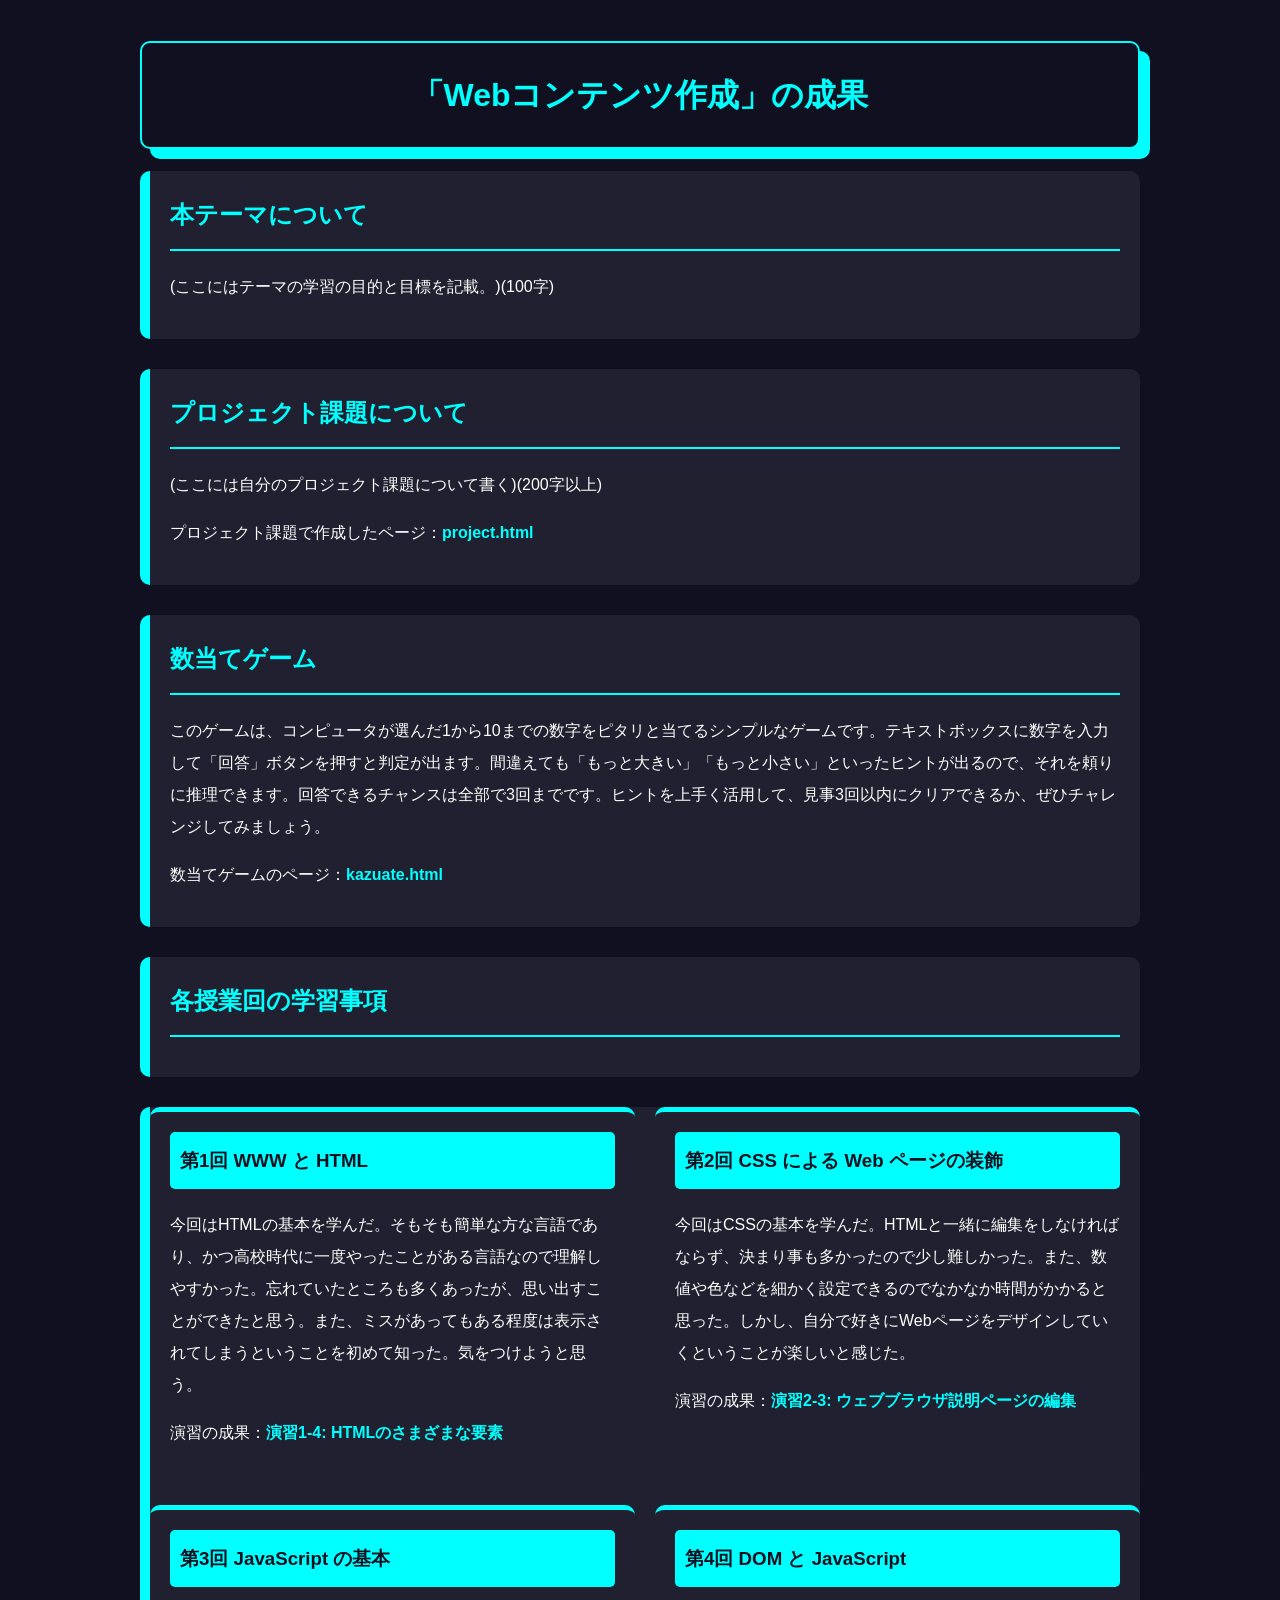
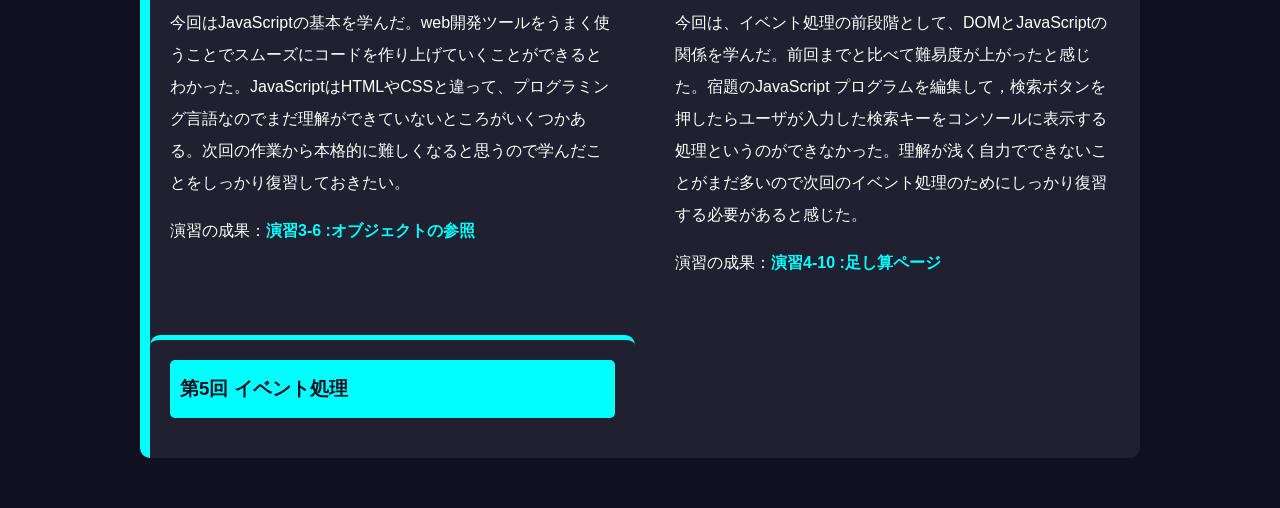
<file: index.html>
<!DOCTYPE html>
<html>
  <head>
    <meta charset="utf-8">
    <title>My test page</title>
    <link rel="stylesheet" href="index.css">
  </head>
  <body>
    <h1>「Webコンテンツ作成」の成果</h1>

    <div>
    <h2>本テーマについて</h2>
    <p>
      (ここにはテーマの学習の目的と目標を記載。)(100字)
    </p>
    </div>

    <div>
    <h2>プロジェクト課題について</h2>
    <p>
      (ここには自分のプロジェクト課題について書く)(200字以上)
    </p>
    <p>プロジェクト課題で作成したページ：<a href="project.html" target="_blank">project.html</a></p>
    </div>

    <div>
    <h2>数当てゲーム</h2>
    <p>
    このゲームは、コンピュータが選んだ1から10までの数字をピタリと当てるシンプルなゲームです。テキストボックスに数字を入力して「回答」ボタンを押すと判定が出ます。間違えても「もっと大きい」「もっと小さい」といったヒントが出るので、それを頼りに推理できます。回答できるチャンスは全部で3回までです。ヒントを上手く活用して、見事3回以内にクリアできるか、ぜひチャレンジしてみましょう。
    </p>
    <p>数当てゲームのページ：<a href="kazuate.html" target="_blank">kazuate.html</a></p>
    </div>

    <div>
    <h2>各授業回の学習事項</h2>
    </div>

    <div id="gakushu">

    <div>
    <h3>第1回 WWW と HTML</h3>
    <p>
      今回はHTMLの基本を学んだ。そもそも簡単な方な言語であり、かつ高校時代に一度やったことがある言語なので理解しやすかった。忘れていたところも多くあったが、思い出すことができたと思う。また、ミスがあってもある程度は表示されてしまうということを初めて知った。気をつけようと思う。
    </p>
    <p>演習の成果：<a href="practice-html/elements.html" target="_blank">演習1-4: HTMLのさまざまな要素</a></p>
    </div>

    <div>
    <h3>第2回 CSS による Web ページの装飾</h3>
    <p>
      今回はCSSの基本を学んだ。HTMLと一緒に編集をしなければならず、決まり事も多かったので少し難しかった。また、数値や色などを細かく設定できるのでなかなか時間がかかると思った。しかし、自分で好きにWebページをデザインしていくということが楽しいと感じた。
    </p>
    <p>演習の成果：<a href="practice-css/browser-intro.html" target="_blank">演習2-3: ウェブブラウザ説明ページの編集</a></p>
    </div>

    <div>
    <h3>第3回 JavaScript の基本</h3>
    <p>
      今回はJavaScriptの基本を学んだ。web開発ツールをうまく使うことでスムーズにコードを作り上げていくことができるとわかった。JavaScriptはHTMLやCSSと違って、プログラミング言語なのでまだ理解ができていないところがいくつかある。次回の作業から本格的に難しくなると思うので学んだことをしっかり復習しておきたい。
    </p>
    <p>演習の成果：<a href="practice-js/obj-practice.html" target="_blank">演習3-6 :オブジェクトの参照</a></p>
    </div>

    <div>
    <h3>第4回 DOM と JavaScript</h3>
    <p>
      今回は、イベント処理の前段階として、DOMとJavaScriptの関係を学んだ。前回までと比べて難易度が上がったと感じた。宿題のJavaScript プログラムを編集して，検索ボタンを押したらユーザが入力した検索キーをコンソールに表示する処理というのができなかった。理解が浅く自力でできないことがまだ多いので次回のイベント処理のためにしっかり復習する必要があると感じた。
    </p>
    <p>演習の成果：<a href="practice-eventdom/tashizan.html" target="_blank">演習4-10 :足し算ページ</a></p>
    </div>

    <div>
    <h3>第5回 イベント処理</h3>
    </div>
  </div>
  </body>
</html>
</file>
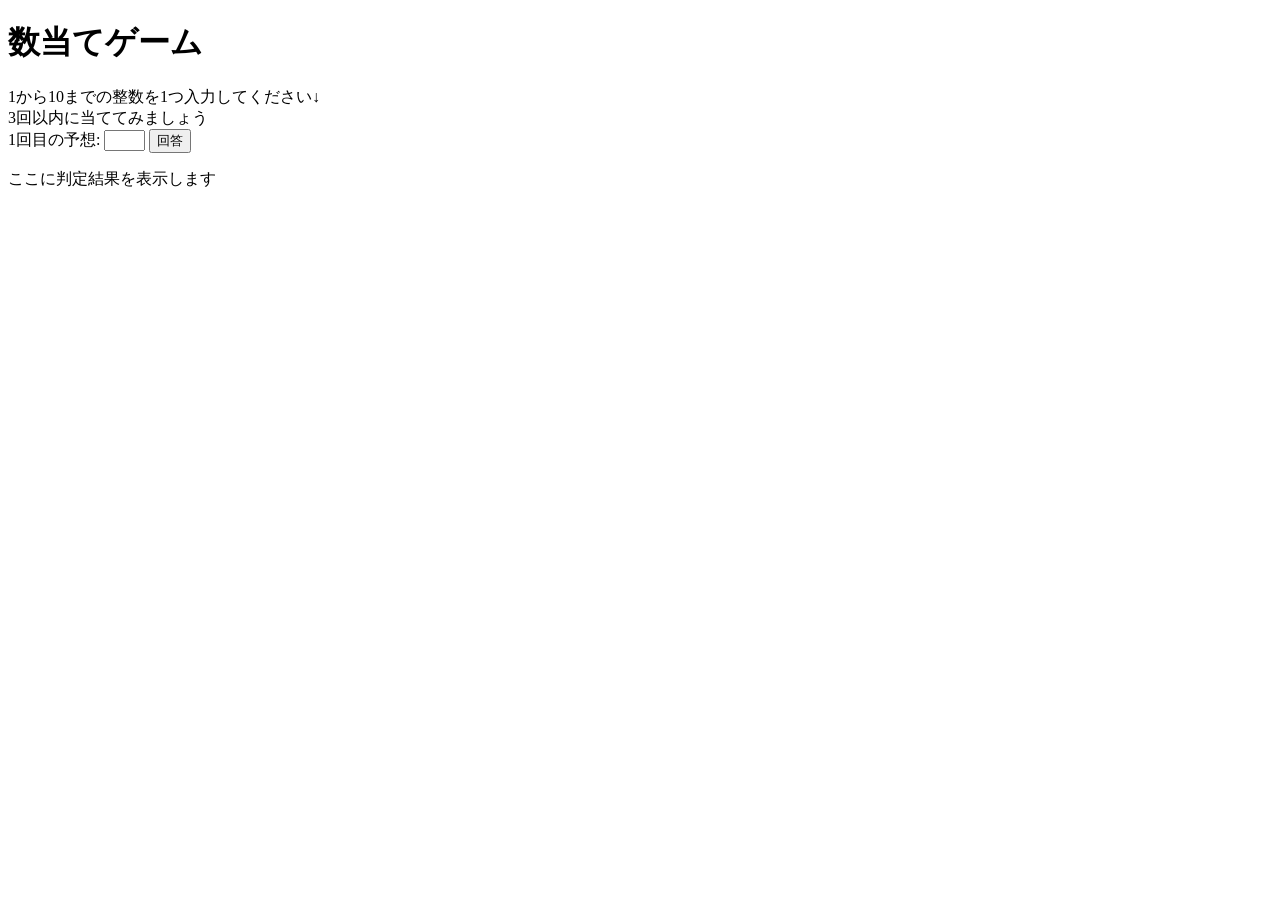
<file: kazuate.html>
<!-- 課題4-1: 数当てゲーム -->

<!DOCTYPE html>
<html>
  <head>
    <meta charset="utf-8">
    <title>数当てゲーム</title>
    <script src="kazuate.js" defer></script>
  </head>

  <body>
    <h1>数当てゲーム</h1>
    <p>
        <div>1から10までの整数を1つ入力してください↓</div>
        <div>3回以内に当ててみましょう</div>
        <span id="kaisu">1</span>回目の予想: 
        <!-- ここにテキストボックスとボタンを設置 -->
         <input type = "text" id = "guess" size = "3">
         <button id="btn">回答</button>
    </p>
    <p id="result">ここに判定結果を表示します</p>
  </body>
</html>
</file>
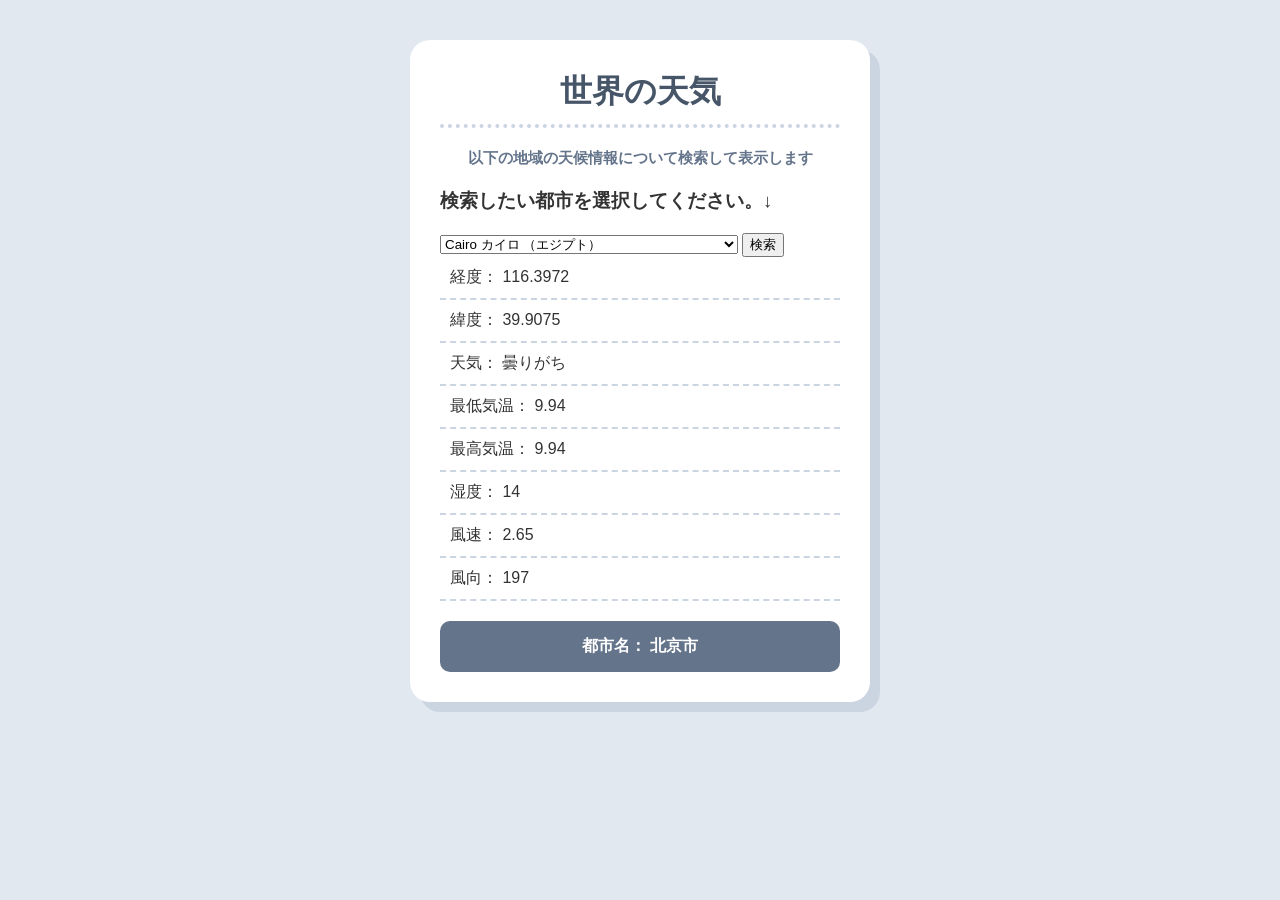
<file: project.html>
<!-- 課題1-4: プロジェクト課題の検索結果を表示する HTML をここに記述してください．-->
<!DOCTYPE html>
<html>
  <head>
    <meta charset="utf-8">
    <title>My test page</title>
      <link rel="stylesheet" href="project.css">
      <script src ="weather.js"></script>
  </head>
  <body>
    <div class="weather">
    <h1>世界の天気</h1>
    <h2>以下の地域の天候情報について検索して表示します</h2>
    <h3>検索したい都市を選択してください。↓</h3>
    <select id = "city">
      <option value="360630">Cairo カイロ （エジプト）</option>
      <option value="524901">Moscow モスクワ （ロシア）</option>
      <option value="993800">Johannesburg ヨハネスブルク （南アフリカ）</option>
      <option value="1816670">Beijing 北京 （中華人民共和国）</option>
      <option value="1850147">Tokyo 東京 （日本）</option>
      <option value="1880252">Singapore シンガポール</option>
      <option value="2147714">Sydney シドニー （オーストラリア）</option>
      <option value="2643743">London ロンドン （イギリス）</option>
      <option value="2968815">Paris パリ （フランス）</option>
      <option value="3451189">Rio de Janeiro リオデジャネイロ （ブラジル）</option>
      <option value="5128581">New York ニューヨーク （アメリカ合衆国）</option>
      <option value="5368361">Los Angeles ロサンゼルス （アメリカ合衆国）</option>
    </select>
    <button id = "search">検索</button>

      <ul class="data">
          <li>経度： 116.3972</li>
          <li>緯度： 39.9075</li>
          <li>天気： 曇りがち</li>
          <li>最低気温： 9.94</li>
          <li>最高気温： 9.94</li>
          <li>湿度： 14</li>
          <li>風速： 2.65</li>
          <li>風向： 197</li>
          <li class="name">都市名： 北京市</li>
      </ul>
    </div>
  </body>
</html>
</file>
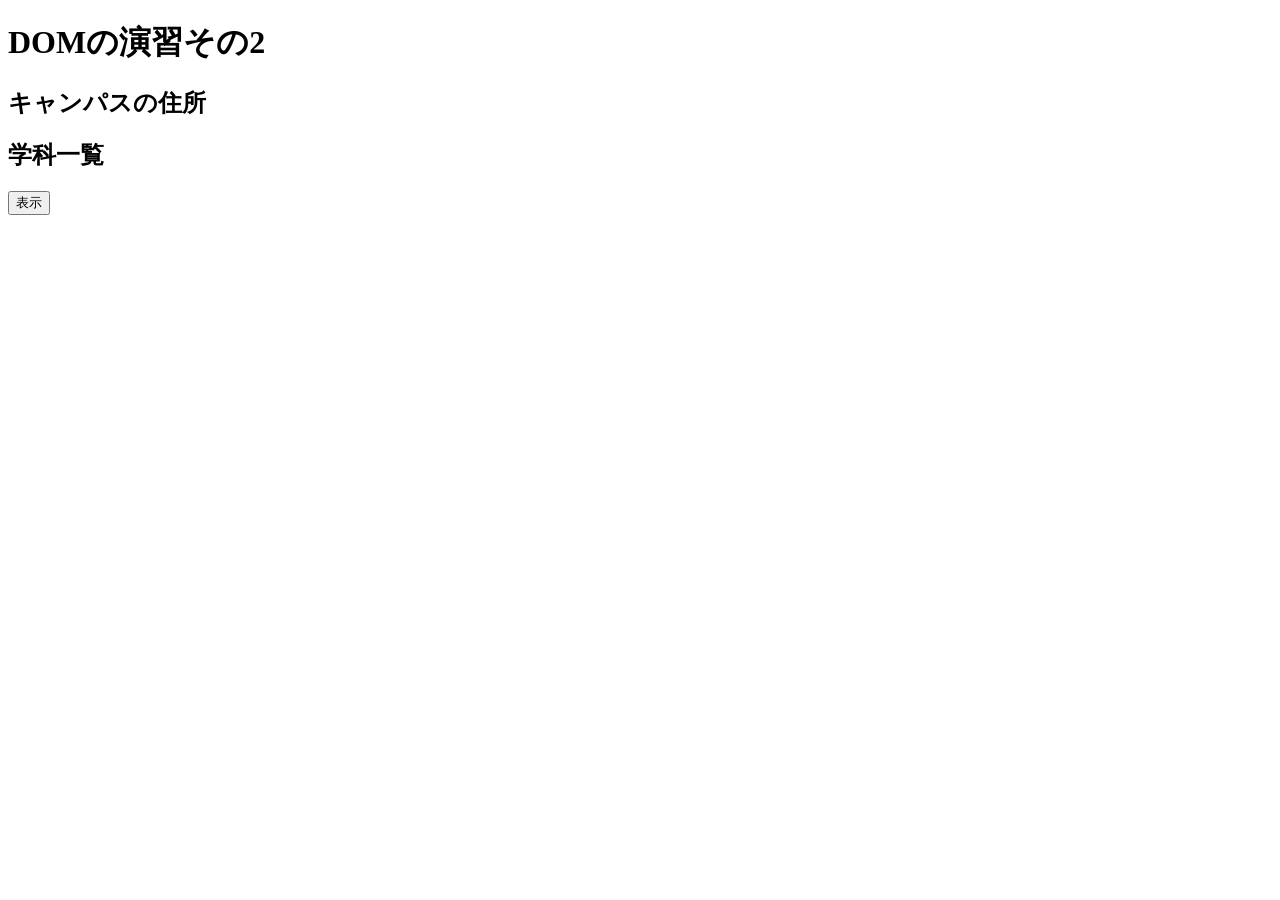
<file: practice-dom2/dom2-exercise.html>
<!DOCTYPE html>
<html>
  <head>
    <title>DOM の演習その2</title>
	<script src="dom2-exercise.js" defer></script>
  </head>

  <body>
	  <h1>DOMの演習その2</h1>

	  <h2>キャンパスの住所</h2>
    <div id="addr"></div>

	  <h2>学科一覧</h2>
    <div id="dept"></div>

	  <button id="show">表示</button>
  </body>
</html>
</file>
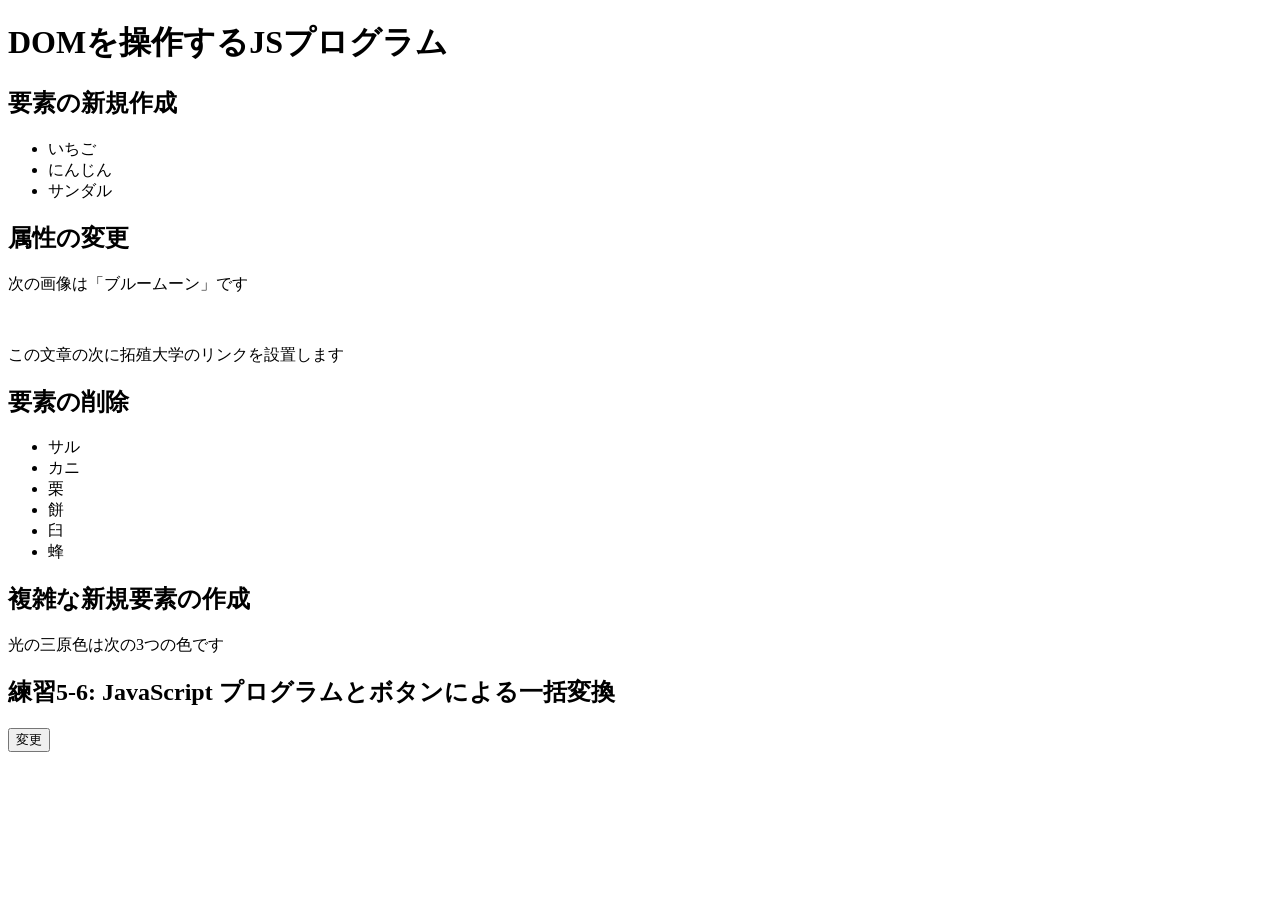
<file: practice-dom2/dom2-intro.html>
<!DOCTYPE html>
<html>
  <head>
    <title>DOMを操作するJSプログラム</title>
	<script src="dom2-intro.js" defer></script>
  </head>

  <body>
	  <h1>DOMを操作するJSプログラム</h1>

	  <h2>要素の新規作成</h2>
	  <ul id="kazoeuta">
		<li>いちご</li>
		<li>にんじん</li>
		<li>サンダル</li>
	  </ul>

	  <h2>属性の変更</h2>
	  <p>次の画像は「ブルームーン」です</p>
	  <img id="bluemoon">

	  <p id="takudai">この文章の次に拓殖大学のリンクを設置します</p>


	  <h2>要素の削除</h2>
	  <ul id="kassen">
		  <li>サル</li>
		  <li>カニ</li>
		  <li>栗</li>
		  <li id="mochi">餅</li>
		  <li>臼</li>
		  <li>蜂</li>
	  </ul>

	  <h2 id="fukuzatu">複雑な新規要素の作成</h2>
	  <p id="primary">光の三原色は次の3つの色です</p>

	  <h2>練習5-6: JavaScript プログラムとボタンによる一括変換</h2>
	  <button id="henkou">変更</button>

  </body>
</html>
</file>
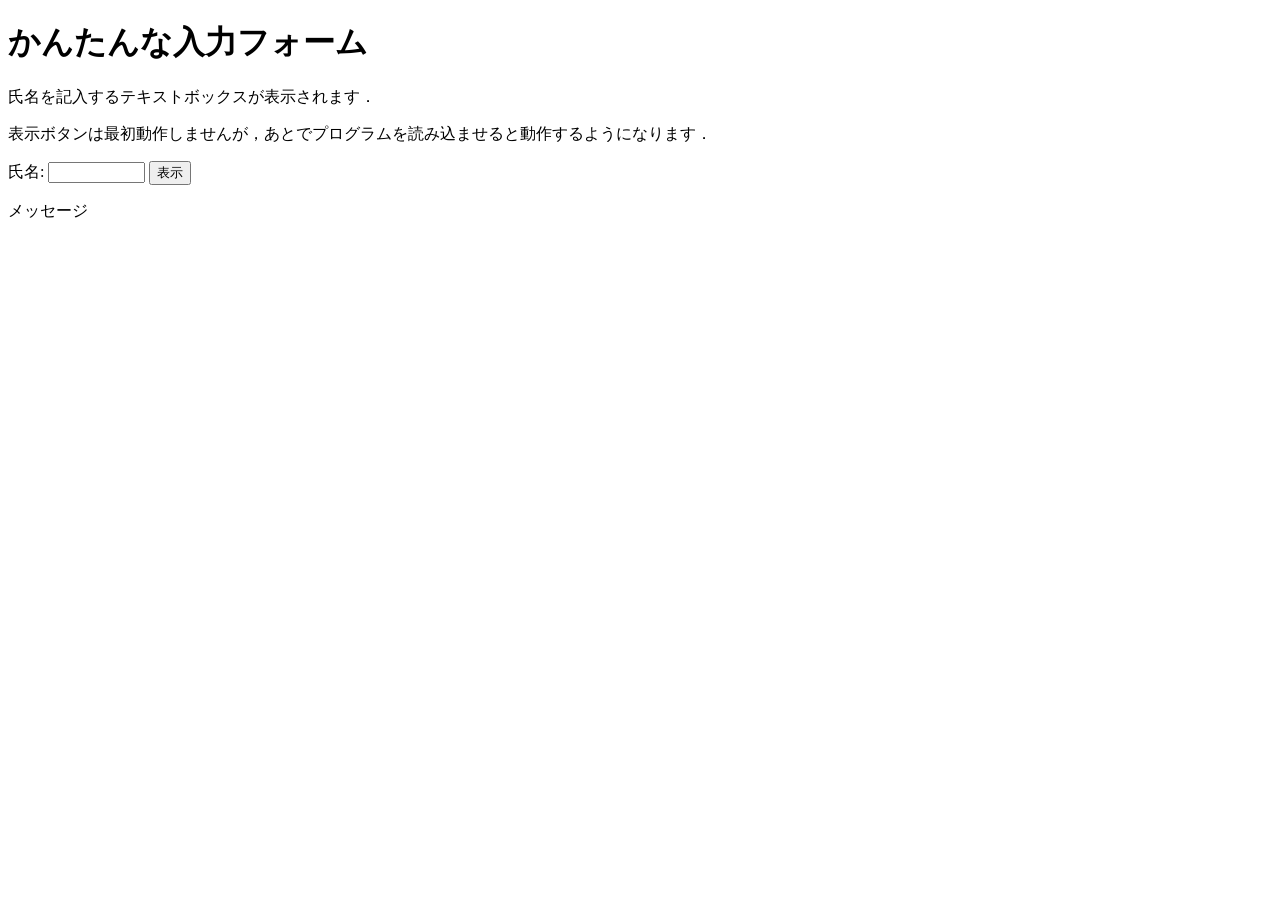
<file: practice-eventdom/input-demo.html>
<!DOCTYPE html>
<html>
  <head>
    <title>かんたんな入力フォーム</title>
    <script src ="input-demo.js" defer></script>
  </head>

  <body>
    <h1>かんたんな入力フォーム</h1>
	<p>氏名を記入するテキストボックスが表示されます．</p>
	<p>表示ボタンは最初動作しませんが，あとでプログラムを読み込ませると動作するようになります．</p>
	<label for="shimei">氏名: </label>
	<input type="text" name="shimei" size="10" id="shimei">
	<button id="print">表示</button>
	<p id="message">メッセージ</p>
  </body>
</html>
</file>
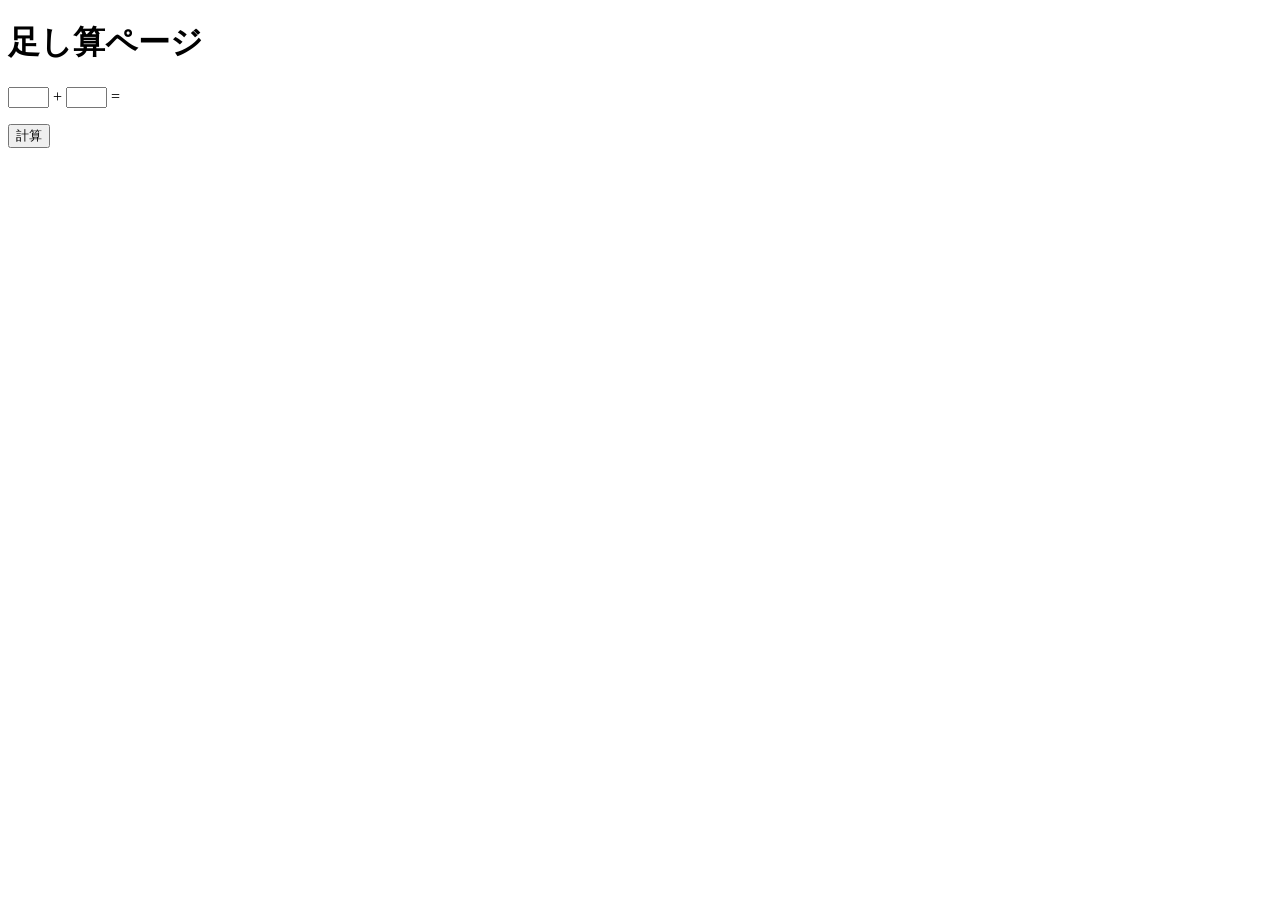
<file: practice-eventdom/tashizan.html>
<!DOCTYPE html>
<html>
  <head>
    <title>足し算ページ</title>
	<script src ="tashizan.js" defer></script>
  </head>

  <body>
    <h1>足し算ページ</h1>
	<p>
	<input type="text" name="left" id="left" size="3">
	+
	<input type="text" name="right" id="right" size="3">
	=
	<span id="answer"></span>
	</p>
	<button id="calc">計算</button>
  </body>
</html>
</file>
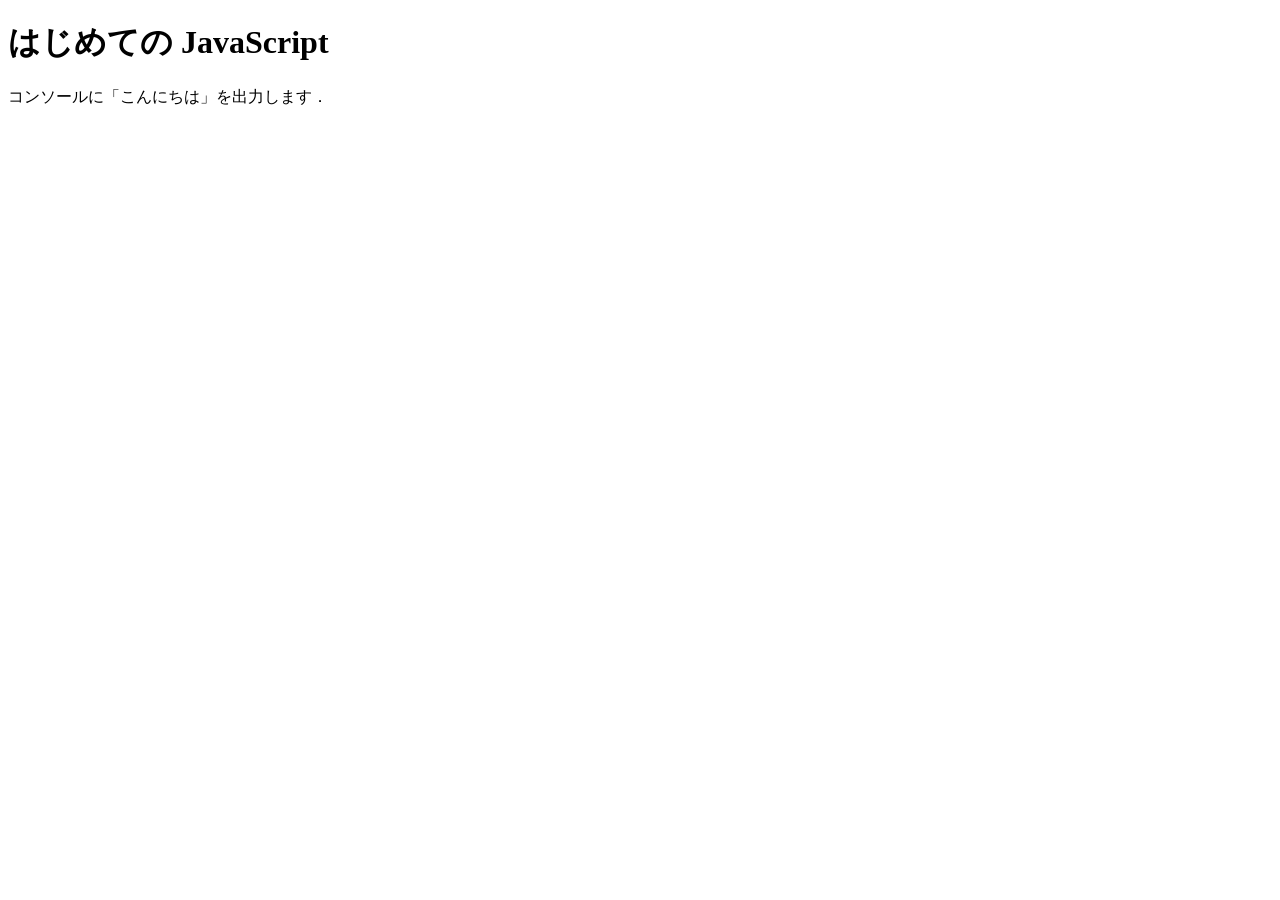
<file: practice-js/jsintro.html>
<!DOCTYPE html>
<html>
  <head>
    <meta charset="utf-8">
    <title>はじめての JavaScript</title>
    <script src="hello.js" defer></script>
  </head>

  <body>
    <h1>はじめての JavaScript</h1>

    <p>コンソールに「こんにちは」を出力します．</p>
  </body>
</html>
</file>
<file: index.css>
body {
    font-family: sans-serif;
    background-color: #101020; 
    color: #ffffff; 
    line-height: 2.0;
    max-width: 1000px; 
    margin: 0 auto; 
    padding: 20px;
}

h1 {
    background-color: #101020; 
    color: #00ffff; 
    padding: 20px;
    border: 2px solid #00ffff;
    border-radius: 10px;
    text-align: center; 
    box-shadow: 10px 10px 0px #00ffff;
}

body > div {
    background-color: #202030;
    padding: 20px;
    margin-bottom: 30px;
    border-radius: 10px;
    border-left: 10px solid #00ffff;
}

h2 {
    color: #00ffff;
    border-bottom: 2px solid #00ffff;
    padding-bottom: 10px;
    margin-top: 0;
}

h3 {
    color: #101020;
    background-color: #00ffff;
    padding: 10px;
    border-radius: 5px;
    margin-top: 0;
    margin-bottom: 20px;
}

div#gakushu {
    display: grid;
    grid-template-columns: repeat(2, 1fr);
    grid-gap: 20px; 
    padding: 0;
}

div#gakushu > div {
    background-color: #202030;
    padding: 20px;
    border-radius: 10px;
    border-top: 5px solid #00ffff;
}

a {
    color: #00ffff; 
    text-decoration: none;
    font-weight: bold; 
}

a:visited {
    color: #ff00ff; 
}

a:hover {
    color: #101020;
    background-color: #00ffff;
    padding: 5px 10px;
    border-radius: 5px;
}
</file>
<file: project.css>
body {
  font-family:sans-serif;

  background-color: #e2e8f0;
  color: #333333;
  margin: 0;
  padding: 40px;
}

.weather {
  background-color: #ffffff;
  max-width: 400px;
  margin: 0 auto;
  padding: 30px;
  border-radius: 20px;
  box-shadow: 10px 10px 0px #cbd5e1;
}

h1 {
  color: #475569;
  text-align: center;
  margin-top: 0;
  border-bottom: 4px dotted #cbd5e1;
  padding-bottom: 10px;
}

h2 {
  color: #64748b;
  font-size: 15px;
  text-align: center;
  margin-bottom: 20px;
}

.data {
  list-style-type: none;
  padding: 0;
  margin: 0;
}

.data li {
  padding: 10px;
  border-bottom: 2px dashed #cbd5e1;
}

.data .name {
  background-color: #64748b;
  color: #ffffff;
  font-weight: bold;
  text-align: center;
  border-bottom: none;
  margin-top: 20px;
  padding: 15px;
  border-radius: 10px;
}
</file>
